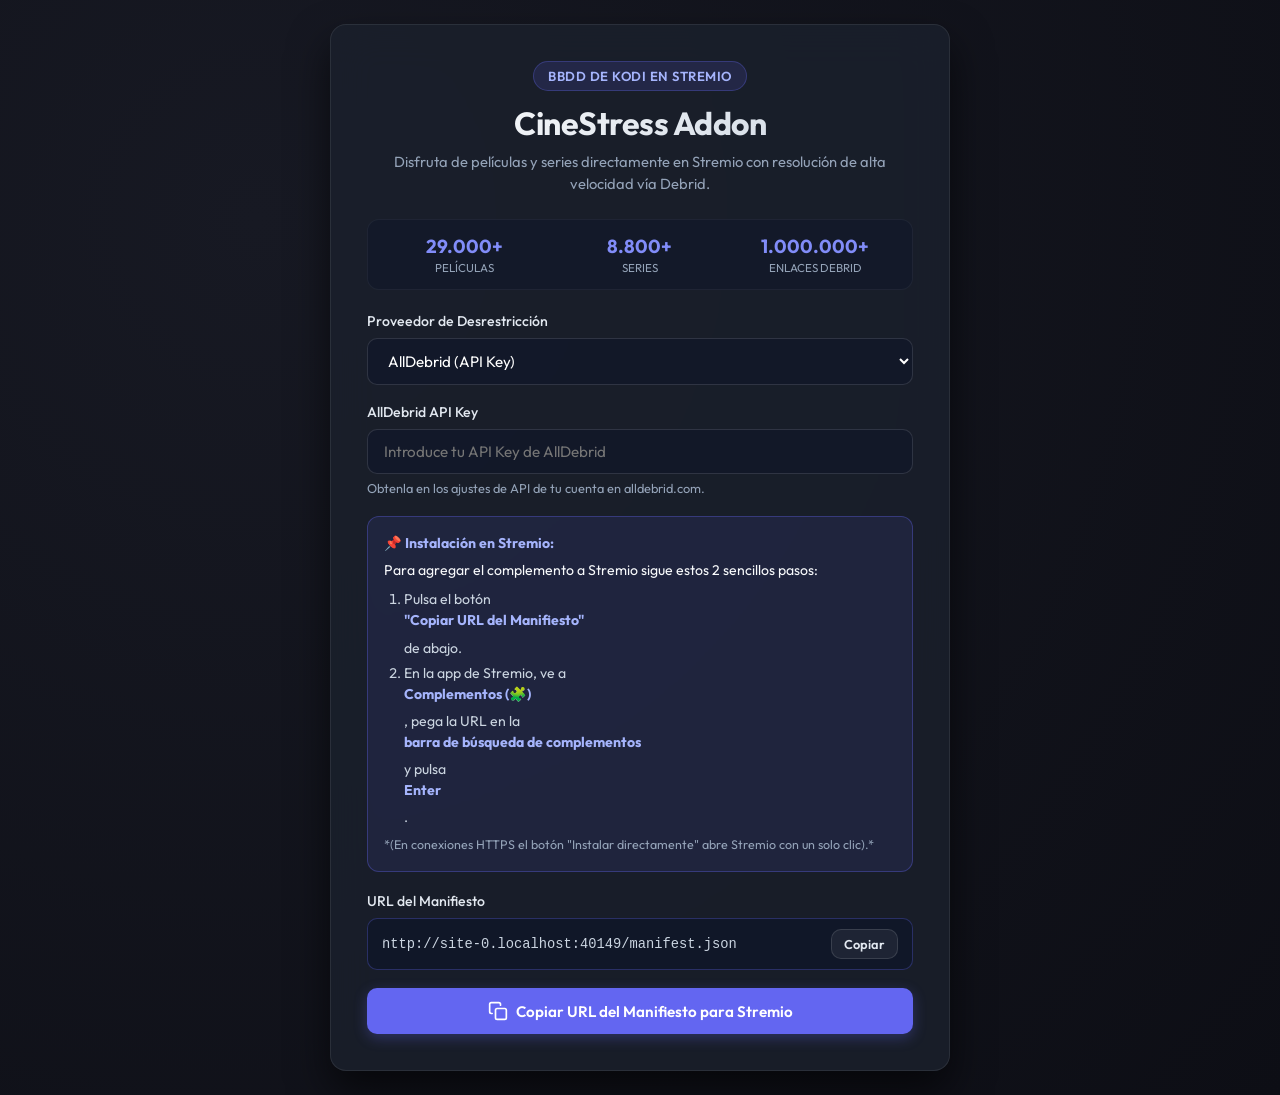
<file: static/index.html>
<!DOCTYPE html>
<html lang="es">
<head>
  <meta charset="UTF-8">
  <meta name="viewport" content="width=device-width, initial-scale=1.0">
  <title>CineStress - Complemento de Stremio (Debrid)</title>
  <link rel="preconnect" href="https://fonts.googleapis.com">
  <link rel="preconnect" href="https://fonts.gstatic.com" crossorigin>
  <link href="https://fonts.googleapis.com/css2?family=Outfit:wght@300;400;500;600;700&display=swap" rel="stylesheet">
  <style>
    :root {
      --bg-gradient: radial-gradient(circle at 20% 20%, #171923 0%, #0d0e15 100%);
      --card-bg: rgba(26, 32, 44, 0.85);
      --card-border: rgba(255, 255, 255, 0.08);
      --accent: #6366f1;
      --accent-hover: #4f46e5;
      --accent-glow: rgba(99, 102, 241, 0.3);
      --text-main: #f8fafc;
      --text-muted: #94a3b8;
      --success: #10b981;
      --radius: 16px;
    }

    * {
      box-sizing: border-box;
      margin: 0;
      padding: 0;
      font-family: 'Outfit', sans-serif;
    }

    body {
      background: var(--bg-gradient);
      color: var(--text-main);
      min-height: 100vh;
      display: flex;
      flex-direction: column;
      align-items: center;
      justify-content: center;
      padding: 24px;
    }

    .container {
      width: 100%;
      max-width: 620px;
      background: var(--card-bg);
      backdrop-filter: blur(20px);
      -webkit-backdrop-filter: blur(20px);
      border: 1px solid var(--card-border);
      border-radius: var(--radius);
      padding: 36px;
      box-shadow: 0 20px 40px rgba(0, 0, 0, 0.6);
      animation: fadeIn 0.4s ease-out;
    }

    @keyframes fadeIn {
      from { opacity: 0; transform: translateY(12px); }
      to { opacity: 1; transform: translateY(0); }
    }

    .header {
      text-align: center;
      margin-bottom: 24px;
    }

    .badge {
      display: inline-block;
      padding: 6px 14px;
      background: rgba(99, 102, 241, 0.15);
      border: 1px solid rgba(99, 102, 241, 0.3);
      border-radius: 999px;
      font-size: 0.82rem;
      font-weight: 600;
      color: #a5b4fc;
      margin-bottom: 12px;
      text-transform: uppercase;
      letter-spacing: 0.5px;
    }

    h1 {
      font-size: 2rem;
      font-weight: 700;
      letter-spacing: -0.5px;
      margin-bottom: 8px;
      background: linear-gradient(135deg, #ffffff 0%, #cbd5e1 100%);
      -webkit-background-clip: text;
      -webkit-text-fill-color: transparent;
    }

    p.subtitle {
      color: var(--text-muted);
      font-size: 0.92rem;
      line-height: 1.5;
    }

    .stats {
      display: grid;
      grid-template-columns: repeat(3, 1fr);
      gap: 10px;
      background: rgba(15, 23, 42, 0.5);
      border: 1px solid rgba(255, 255, 255, 0.05);
      border-radius: 12px;
      padding: 14px;
      margin-bottom: 22px;
      text-align: center;
    }

    .stat-number {
      font-size: 1.18rem;
      font-weight: 700;
      color: #818cf8;
    }

    .stat-label {
      font-size: 0.72rem;
      color: var(--text-muted);
      text-transform: uppercase;
      margin-top: 2px;
    }

    .form-group {
      margin-bottom: 18px;
    }

    label {
      display: block;
      font-size: 0.88rem;
      font-weight: 500;
      color: #e2e8f0;
      margin-bottom: 8px;
    }

    select, input {
      width: 100%;
      background: rgba(15, 23, 42, 0.6);
      border: 1px solid rgba(255, 255, 255, 0.12);
      border-radius: 10px;
      color: #ffffff;
      padding: 12px 16px;
      font-size: 0.95rem;
      outline: none;
      transition: all 0.25s ease;
    }

    select:focus, input:focus {
      border-color: var(--accent);
      box-shadow: 0 0 0 3px var(--accent-glow);
    }

    .help-text {
      font-size: 0.8rem;
      color: var(--text-muted);
      margin-top: 6px;
      line-height: 1.4;
    }

    .local-notice {
      background: rgba(99, 102, 241, 0.1);
      border: 1px solid rgba(99, 102, 241, 0.35);
      border-radius: 12px;
      padding: 16px;
      margin-bottom: 20px;
      font-size: 0.88rem;
      line-height: 1.5;
    }

    .local-notice strong {
      color: #a5b4fc;
      display: block;
      margin-bottom: 6px;
    }

    .local-notice ol {
      padding-left: 20px;
      margin-top: 8px;
      display: flex;
      flex-direction: column;
      gap: 4px;
      color: #cbd5e1;
    }

    .url-box {
      background: rgba(15, 23, 42, 0.8);
      border: 1px solid rgba(99, 102, 241, 0.3);
      border-radius: 10px;
      padding: 10px 14px;
      margin-bottom: 18px;
      display: flex;
      align-items: center;
      gap: 10px;
    }

    .url-input {
      background: transparent;
      border: none;
      padding: 0;
      font-size: 0.86rem;
      color: #cbd5e1;
      font-family: monospace;
      width: 100%;
      outline: none;
    }

    .actions {
      display: flex;
      flex-direction: column;
      gap: 10px;
    }

    .btn {
      width: 100%;
      padding: 13px 18px;
      border-radius: 10px;
      font-size: 0.95rem;
      font-weight: 600;
      cursor: pointer;
      display: flex;
      align-items: center;
      justify-content: center;
      gap: 8px;
      transition: all 0.2s ease;
      text-decoration: none;
    }

    .btn-primary {
      background: var(--accent);
      color: #ffffff;
      border: none;
      box-shadow: 0 4px 14px var(--accent-glow);
    }

    .btn-primary:hover {
      background: var(--accent-hover);
      transform: translateY(-1px);
    }

    .btn-secondary {
      background: rgba(255, 255, 255, 0.06);
      color: #e2e8f0;
      border: 1px solid rgba(255, 255, 255, 0.12);
    }

    .btn-secondary:hover {
      background: rgba(255, 255, 255, 0.12);
    }

    .toast {
      position: fixed;
      bottom: 24px;
      background: #10b981;
      color: #fff;
      padding: 12px 24px;
      border-radius: 8px;
      font-weight: 500;
      font-size: 0.92rem;
      box-shadow: 0 10px 25px rgba(0, 0, 0, 0.5);
      opacity: 0;
      transform: translateY(10px);
      transition: all 0.3s ease;
      pointer-events: none;
      z-index: 1000;
    }

    .toast.show {
      opacity: 1;
      transform: translateY(0);
    }
  </style>
</head>
<body>

  <div class="container">
    <div class="header">
      <span class="badge">BBDD de Kodi en Stremio</span>
      <h1>CineStress Addon</h1>
      <p class="subtitle">Disfruta de películas y series directamente en Stremio con resolución de alta velocidad vía Debrid.</p>
    </div>

    <div class="stats">
      <div>
        <div class="stat-number">29.000+</div>
        <div class="stat-label">Películas</div>
      </div>
      <div>
        <div class="stat-number">8.800+</div>
        <div class="stat-label">Series</div>
      </div>
      <div>
        <div class="stat-number">1.000.000+</div>
        <div class="stat-label">Enlaces Debrid</div>
      </div>
    </div>

    <div class="form-group">
      <label for="provider">Proveedor de Desrestricción</label>
      <select id="provider" onchange="onInputChange()">
        <option value="alldebrid" selected>AllDebrid (API Key)</option>
        <option value="realdebrid">Real-Debrid (Token API)</option>
      </select>
    </div>

    <div class="form-group" id="group-alldebrid">
      <label for="key_ad">AllDebrid API Key</label>
      <input type="password" id="key_ad" placeholder="Introduce tu API Key de AllDebrid" oninput="onInputChange()">
      <div class="help-text">Obtenla en los ajustes de API de tu cuenta en alldebrid.com.</div>
    </div>

    <div class="form-group" id="group-realdebrid" style="display: none;">
      <label for="key_rd">Real-Debrid API Token</label>
      <input type="password" id="key_rd" placeholder="Introduce tu API Token de Real-Debrid" oninput="onInputChange()">
      <div class="help-text">Obtenla en <a href="https://real-debrid.com/apitoken" target="_blank" style="color: #818cf8;">real-debrid.com/apitoken</a>.</div>
    </div>

    <!-- Aviso especial para modo local -->
    <div id="local-banner" class="local-notice">
      <strong>📌 Instalación en Stremio:</strong>
      Para agregar el complemento a Stremio sigue estos 2 sencillos pasos:
      <ol>
        <li>Pulsa el botón <strong>"Copiar URL del Manifiesto"</strong> de abajo.</li>
        <li>En la app de Stremio, ve a <strong>Complementos (🧩)</strong>, pega la URL en la <strong>barra de búsqueda de complementos</strong> y pulsa <strong>Enter</strong>.</li>
      </ol>
      <div style="margin-top: 8px; font-size: 0.78rem; color: #94a3b8;">
        *(En conexiones HTTPS el botón "Instalar directamente" abre Stremio con un solo clic).*
      </div>
    </div>

    <div class="form-group">
      <label>URL del Manifiesto</label>
      <div class="url-box">
        <input type="text" id="manifest-url-display" class="url-input" readonly value="">
        <button class="btn btn-secondary" style="width: auto; padding: 6px 12px; font-size: 0.8rem;" onclick="copyManifestUrl()">Copiar</button>
      </div>
    </div>

    <div class="actions">
      <button class="btn btn-primary" onclick="copyManifestUrl()">
        <svg width="20" height="20" viewBox="0 0 24 24" fill="none" stroke="currentColor" stroke-width="2" stroke-linecap="round" stroke-linejoin="round"><rect x="9" y="9" width="13" height="13" rx="2" ry="2"></rect><path d="M5 15H4a2 2 0 0 1-2-2V4a2 2 0 0 1 2-2h9a2 2 0 0 1 2 2v1"></path></svg>
        Copiar URL del Manifiesto para Stremio
      </button>

      <a href="#" id="install-btn" class="btn btn-secondary" style="display: none;">
        <svg width="18" height="18" viewBox="0 0 24 24" fill="none" stroke="currentColor" stroke-width="2" stroke-linecap="round" stroke-linejoin="round"><polygon points="5 3 19 12 5 21 5 3"></polygon></svg>
        Instalar directamente
      </a>
    </div>
  </div>

  <div id="toast" class="toast">¡Enlace copiado al portapapeles!</div>

  <script>
    function updateProviderVisibility() {
      const prov = document.getElementById('provider').value;
      document.getElementById('group-realdebrid').style.display = prov === 'realdebrid' ? 'block' : 'none';
      document.getElementById('group-alldebrid').style.display = prov === 'alldebrid' ? 'block' : 'none';
    }

    function getConfigObject() {
      const provider = document.getElementById('provider').value;
      const config = { provider: provider };

      if (provider === 'realdebrid') {
        const k = document.getElementById('key_rd').value.trim();
        if (k) config['rd_token'] = k;
      } else if (provider === 'alldebrid') {
        const k = document.getElementById('key_ad').value.trim();
        if (k) config['ad_key'] = k;
      }
      return config;
    }

    function getManifestUrl() {
      const config = getConfigObject();

      // En entornos locales usamos explícitamente 127.0.0.1 con su puerto
      let host = window.location.hostname;
      if (host === 'localhost') {
        host = '127.0.0.1';
      }
      const port = window.location.port ? ':' + window.location.port : '';
      const origin = `${window.location.protocol}//${host}${port}`;

      const hasCreds = config['rd_token'] || config['ad_key'];
      if (!hasCreds) {
        return `${origin}/manifest.json`;
      }

      // Convertimos a base64 seguro para URLs
      const jsonStr = JSON.stringify(config);
      const b64 = btoa(unescape(encodeURIComponent(jsonStr)))
        .replace(/\+/g, '-')
        .replace(/\//g, '_')
        .replace(/=+$/, '');

      return `${origin}/${b64}/manifest.json`;
    }

    function onInputChange() {
      updateProviderVisibility();
      const manifestUrl = getManifestUrl();

      // Actualizamos el campo de texto visible
      document.getElementById('manifest-url-display').value = manifestUrl;

      // Si estamos en HTTPS (producción o Vercel), mostramos el botón directo de stremio://
      const isHttps = window.location.protocol === 'https:';
      const installBtn = document.getElementById('install-btn');
      const localBanner = document.getElementById('local-banner');

      if (isHttps) {
        localBanner.style.display = 'none';
        installBtn.style.display = 'flex';
        const stremioUrl = manifestUrl.replace(/^https:\/\//, 'stremio://');
        installBtn.setAttribute('href', stremioUrl);
      } else {
        localBanner.style.display = 'block';
        installBtn.style.display = 'none';
      }
    }

    function copyManifestUrl() {
      const url = getManifestUrl();
      copyToClipboard(url);
    }

    function copyToClipboard(text) {
      if (navigator.clipboard && window.isSecureContext) {
        navigator.clipboard.writeText(text).then(() => {
          showToast("¡Enlace del manifiesto copiado!");
        }).catch(() => {
          fallbackCopy(text);
        });
      } else {
        fallbackCopy(text);
      }
    }

    function fallbackCopy(text) {
      const input = document.getElementById('manifest-url-display');
      if (input) {
        input.focus();
        input.select();
        input.setSelectionRange(0, 99999);
      }
      try {
        const successful = document.execCommand('copy');
        if (successful) {
          showToast("¡Enlace copiado al portapapeles!");
          return;
        }
      } catch (err) {}
      prompt("Copia manualmente este enlace de manifiesto:", text);
    }

    function showToast(msg) {
      const t = document.getElementById('toast');
      t.textContent = msg;
      t.classList.add('show');
      setTimeout(() => {
        t.classList.remove('show');
      }, 2500);
    }

    // Inicializamos al cargar la página
    window.addEventListener('DOMContentLoaded', () => {
      onInputChange();
    });
  </script>
</body>
</html>
</file>
